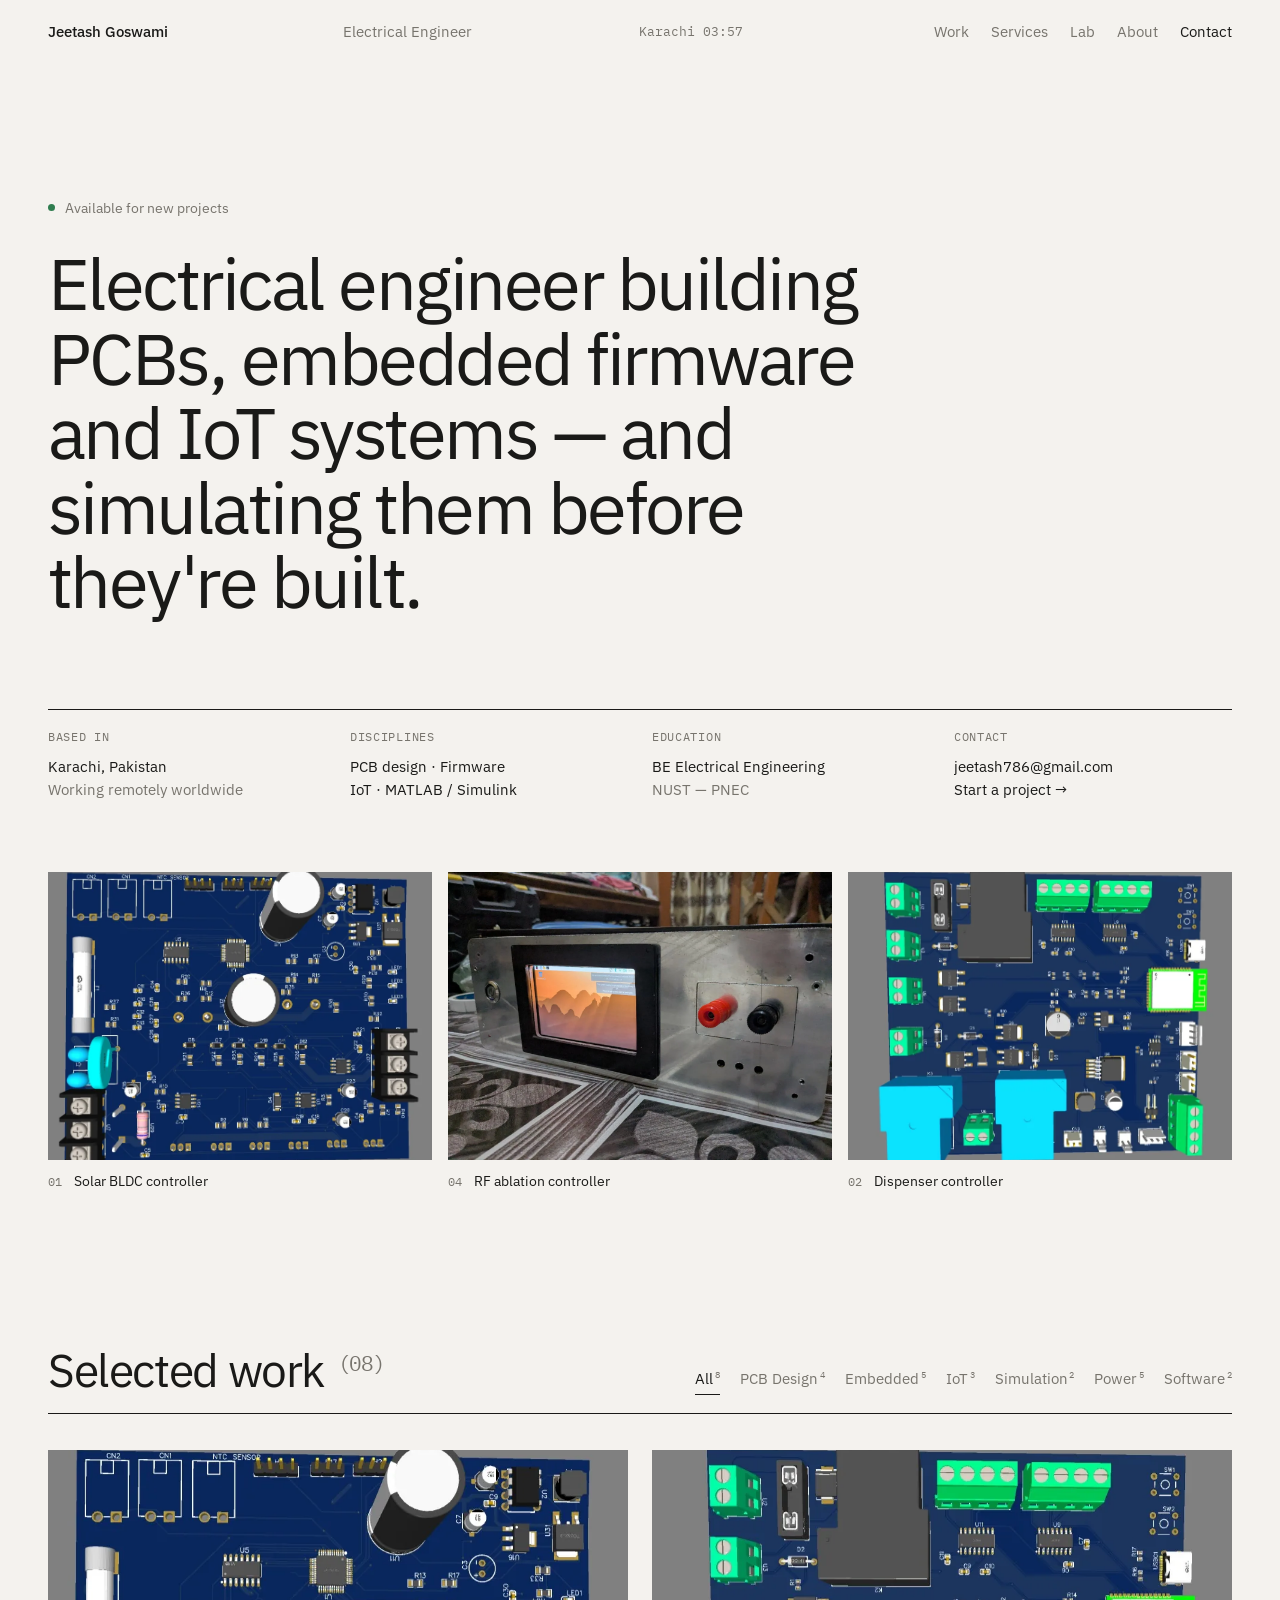
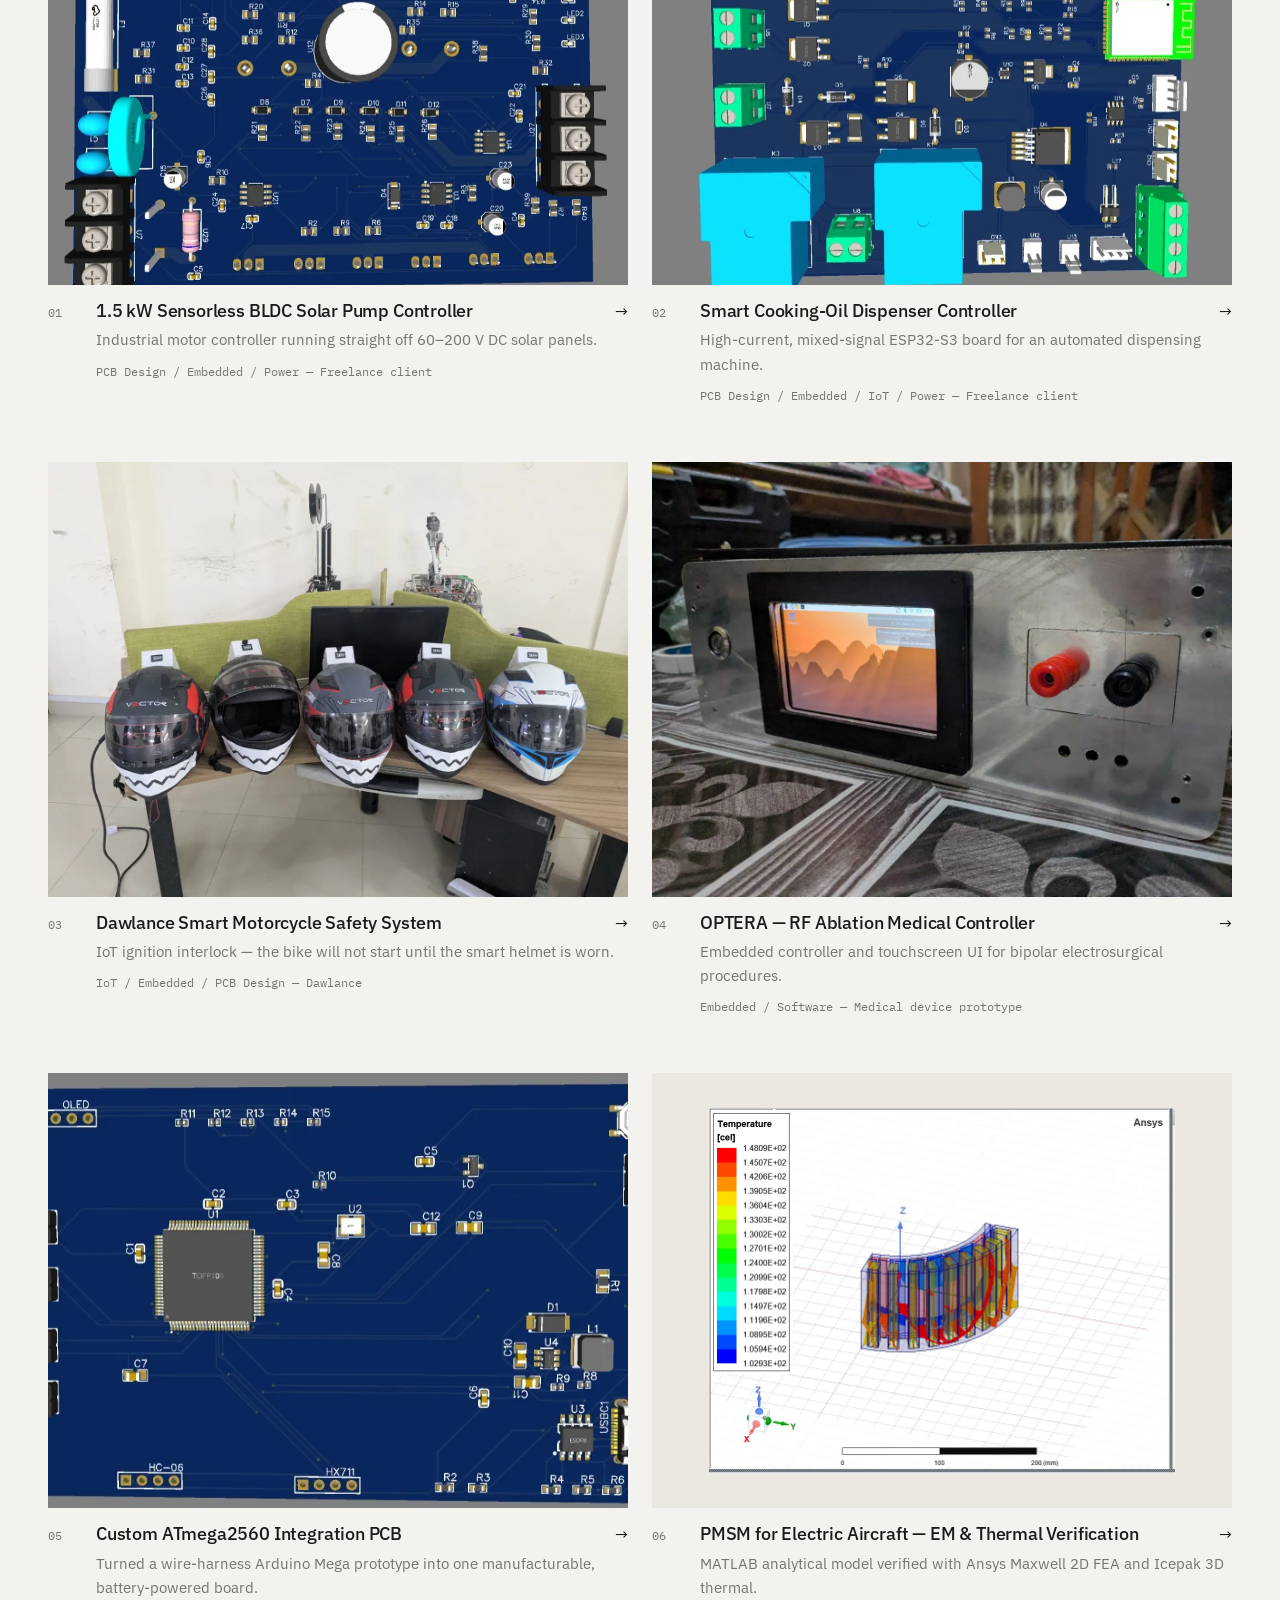
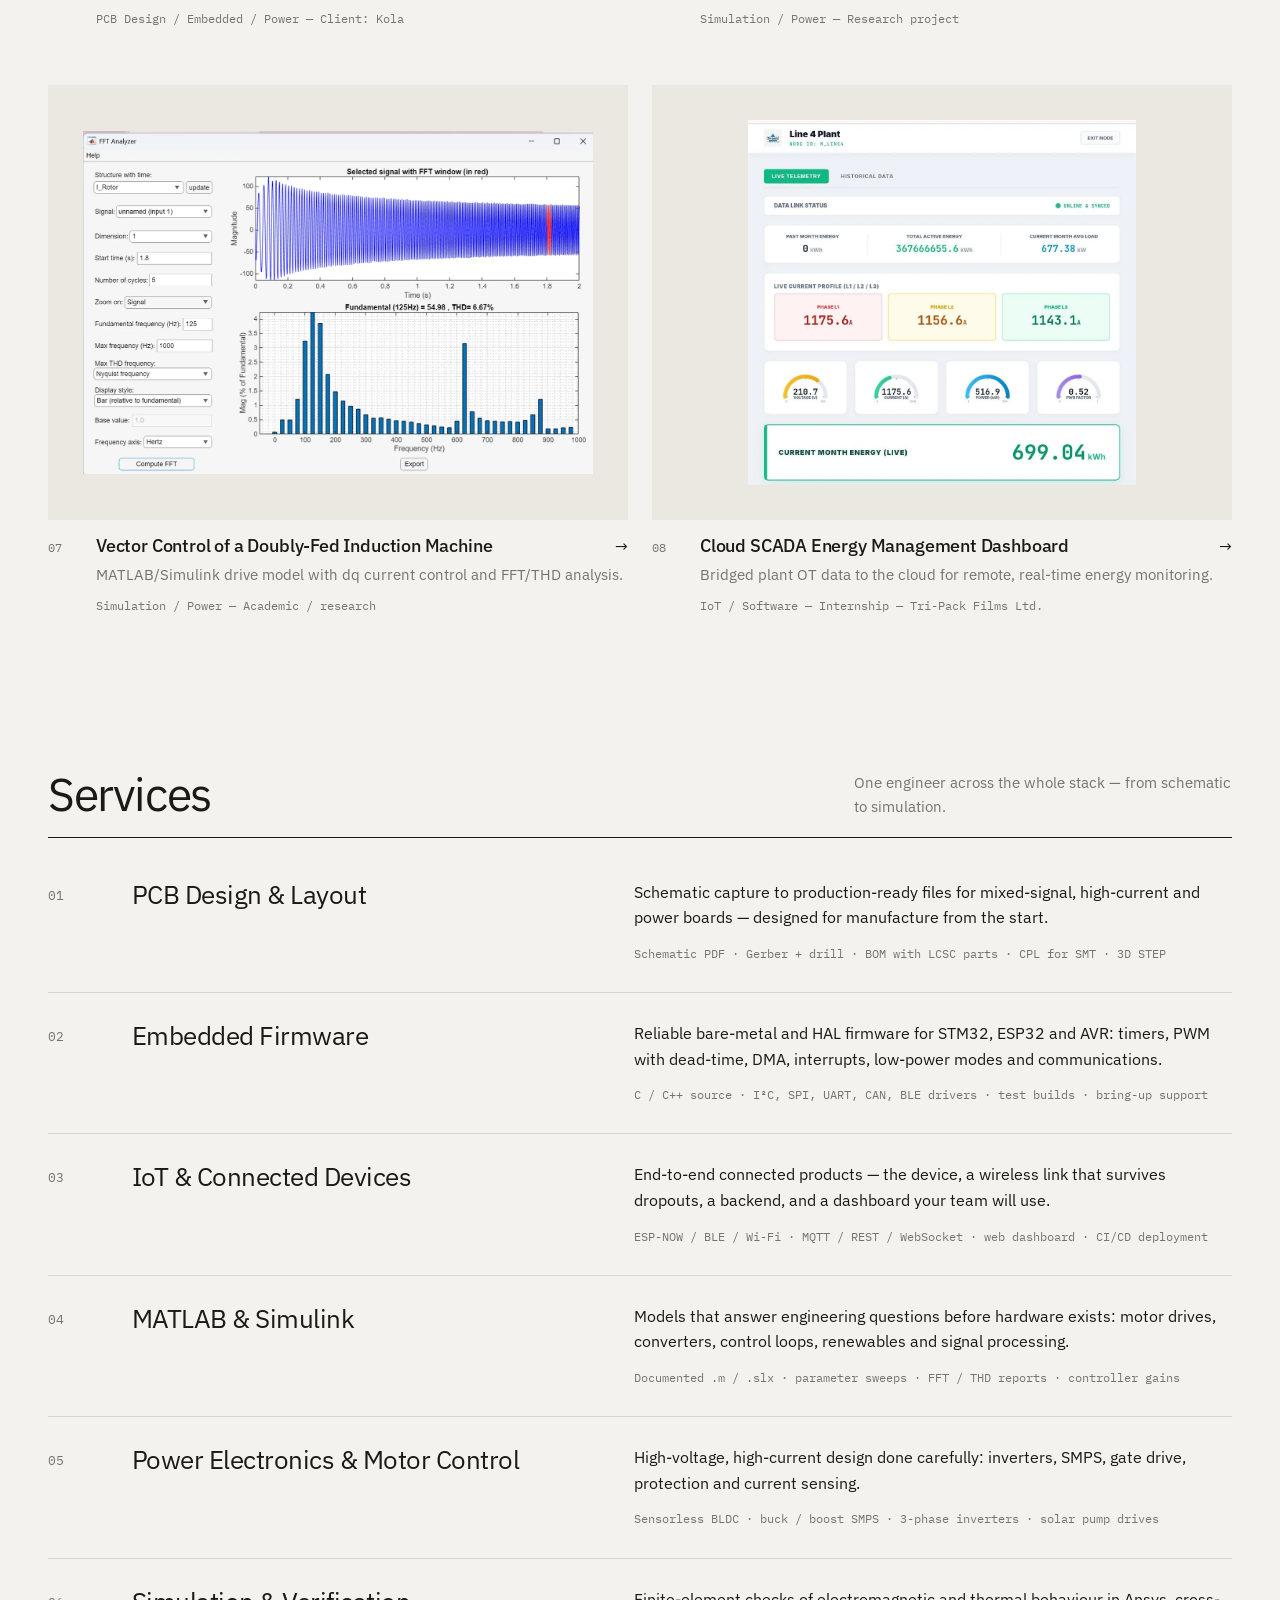
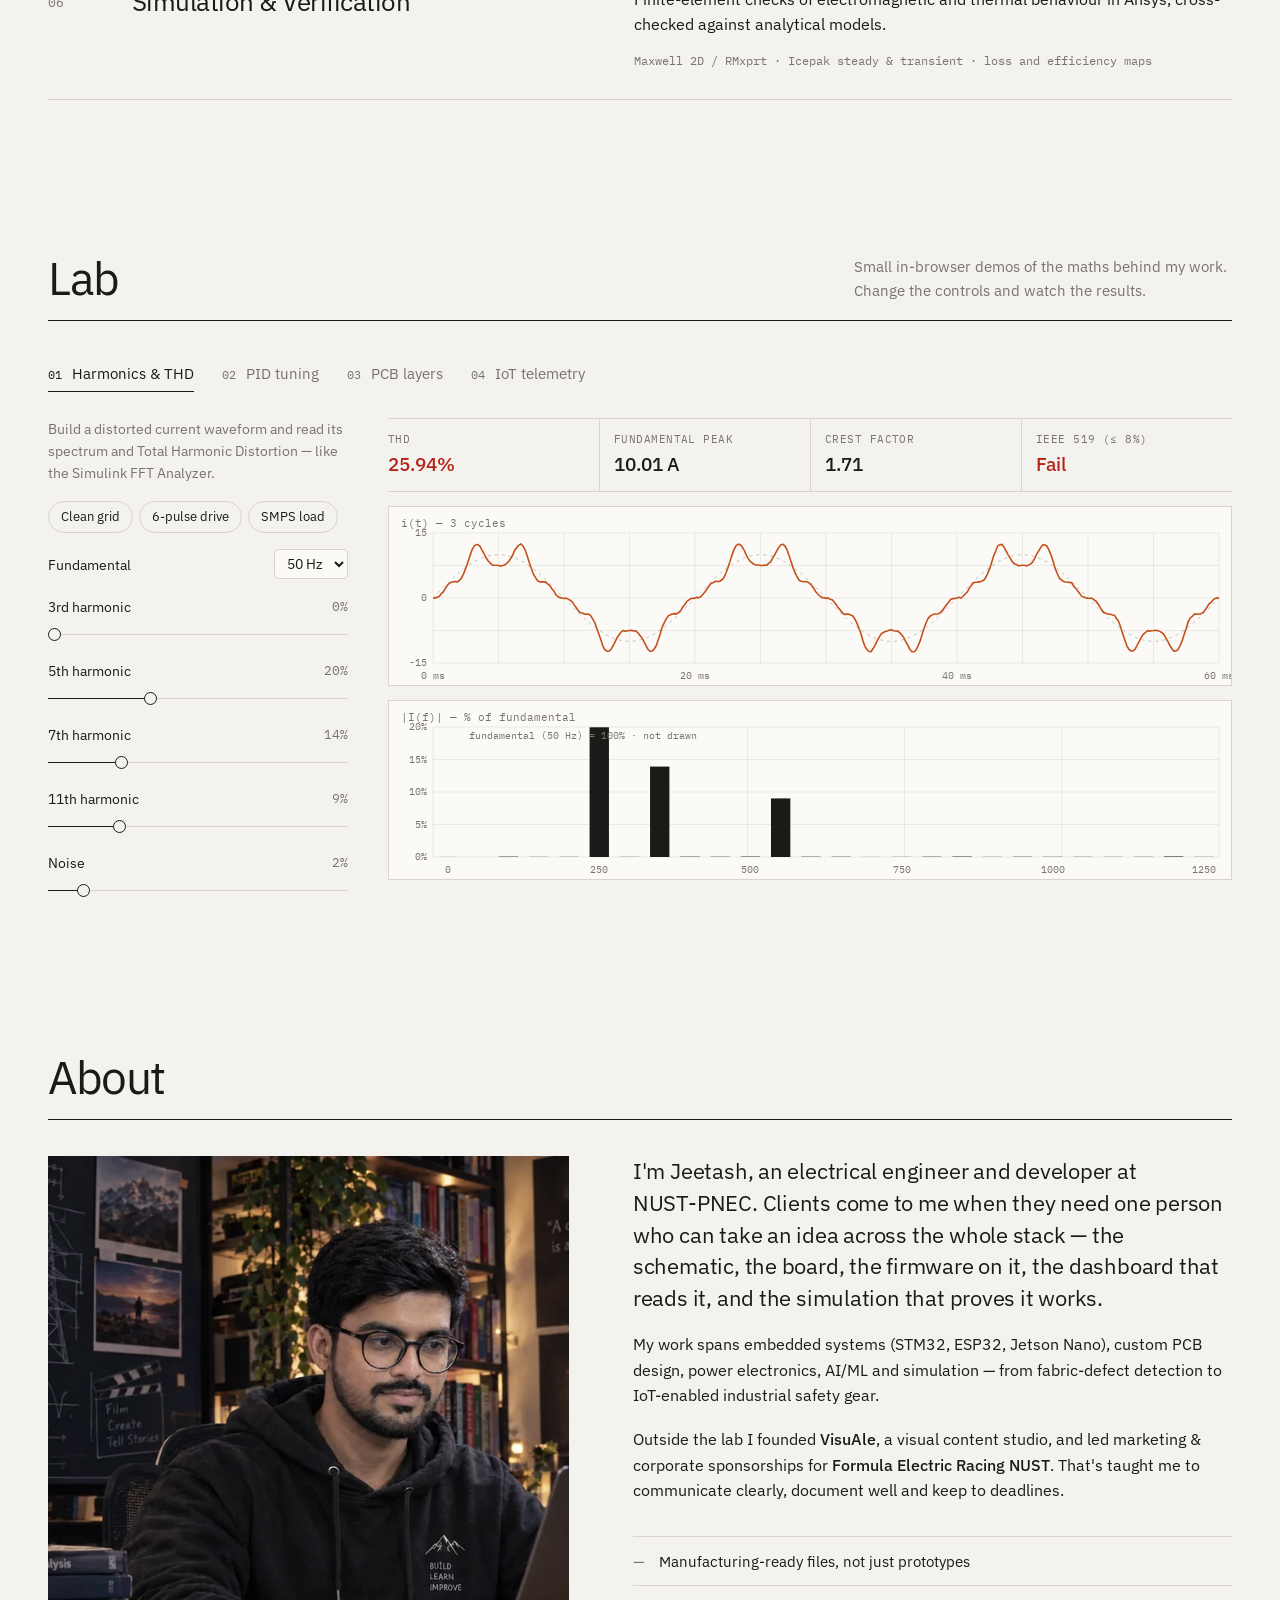
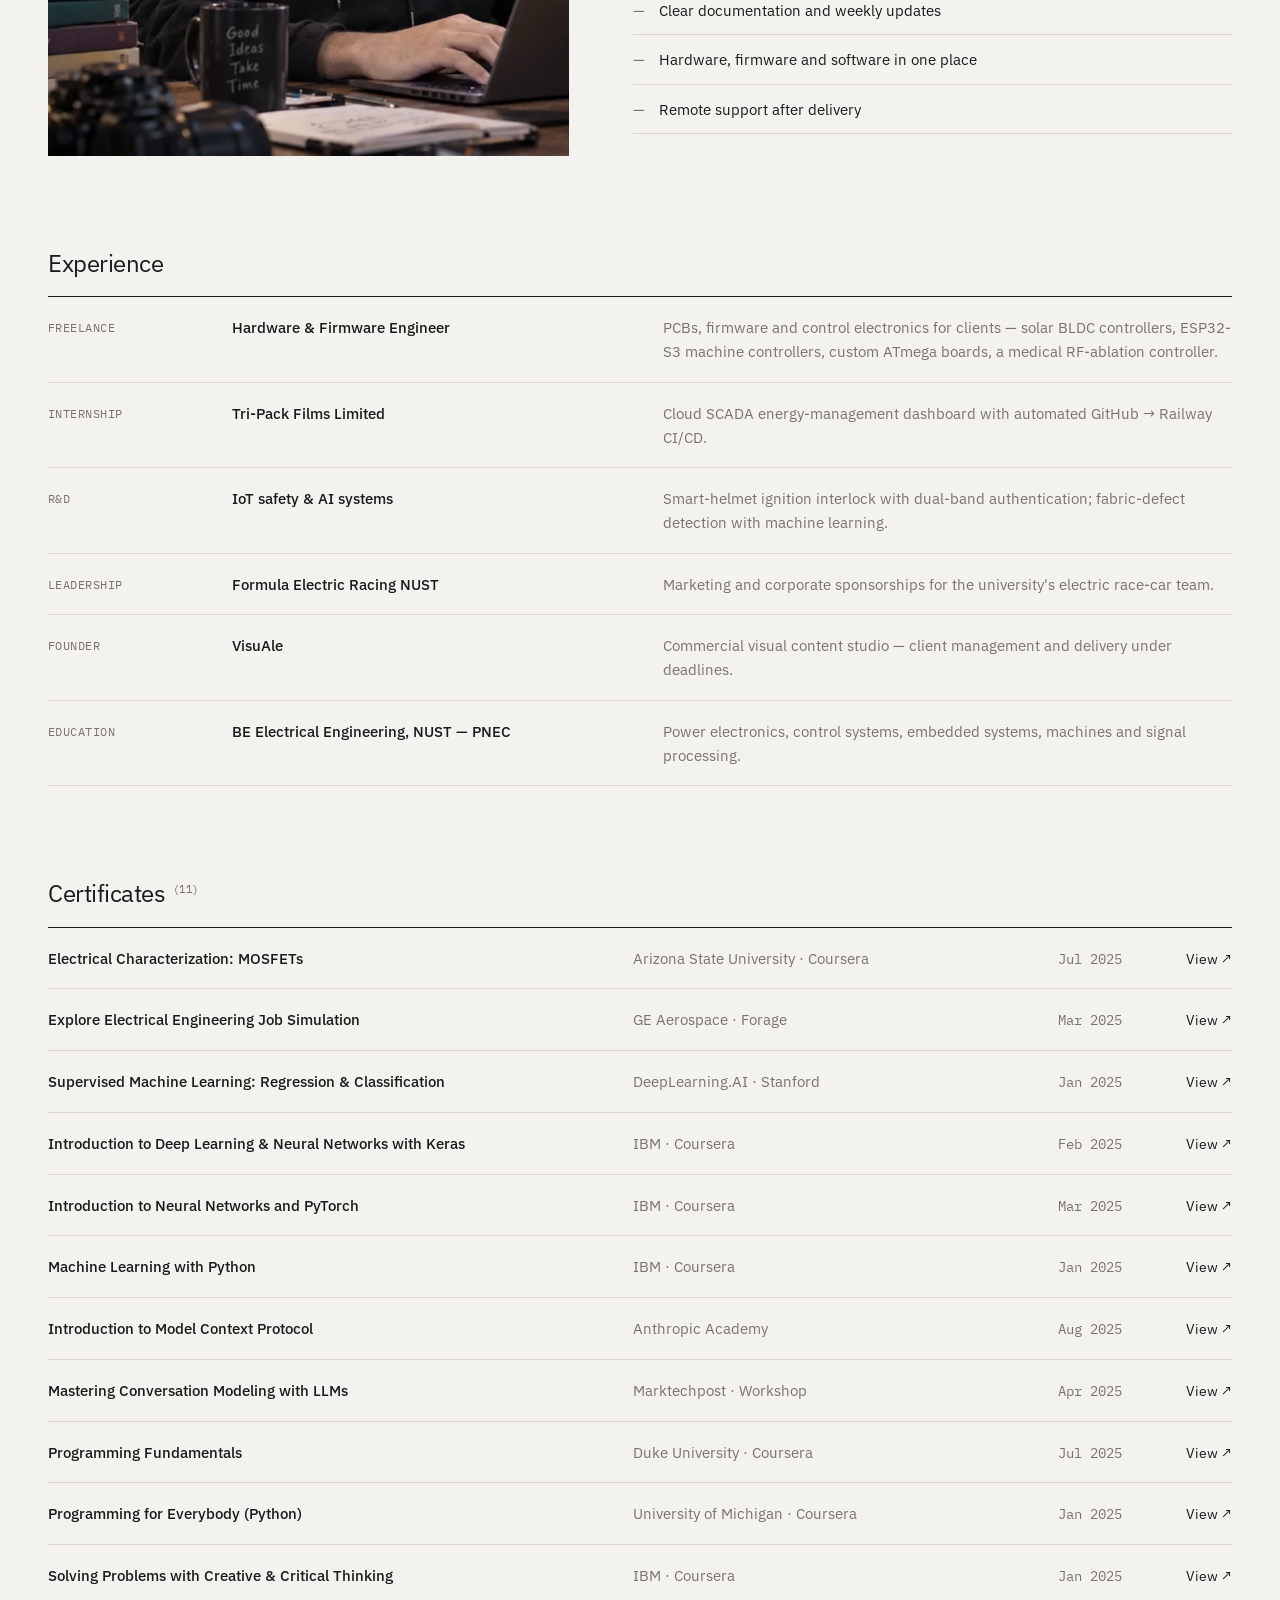
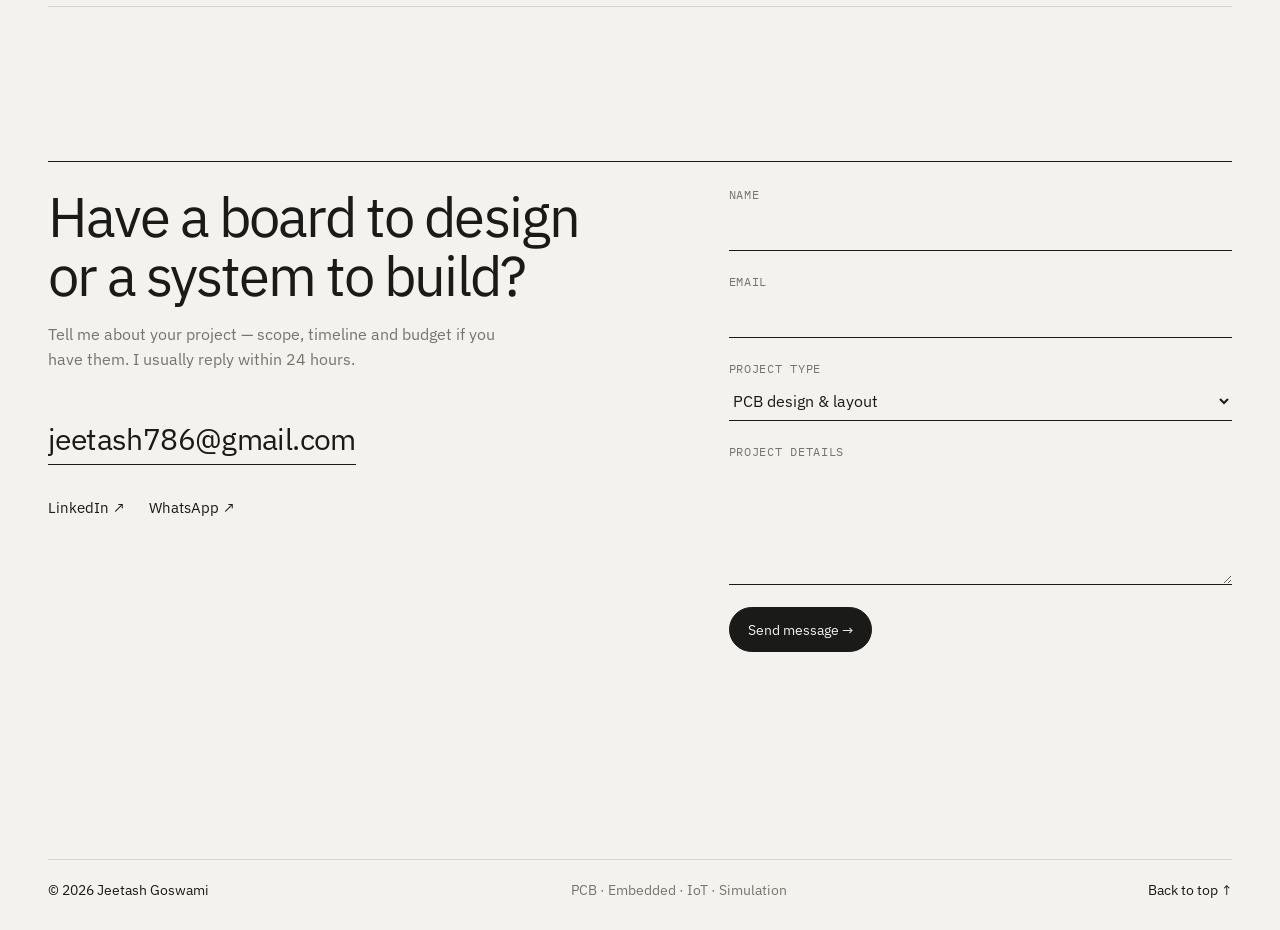
<file: index.html>
<!doctype html>
<html lang="en">
<head>
  <meta charset="utf-8">
  <meta name="viewport" content="width=device-width, initial-scale=1">
  <title>Jeetash Goswami — Electrical Engineer · PCB, Embedded, IoT, MATLAB</title>
  <meta name="description" content="Jeetash Goswami — electrical engineer designing production-ready PCBs, embedded firmware (STM32, ESP32), IoT systems and MATLAB/Simulink & Ansys simulations for clients worldwide.">
  <meta name="theme-color" content="#f4f2ee">
  <meta property="og:type" content="website">
  <meta property="og:title" content="Jeetash Goswami — Electrical Engineer">
  <meta property="og:description" content="PCB design, embedded firmware, IoT systems and MATLAB/Simulink modelling. Case studies and contact.">
  <meta property="og:image" content="assets/img/profile.webp">
  <link rel="icon" href="assets/img/favicon.svg" type="image/svg+xml">
  <link rel="preconnect" href="https://fonts.googleapis.com">
  <link rel="preconnect" href="https://fonts.gstatic.com" crossorigin>
  <link href="https://fonts.googleapis.com/css2?family=IBM+Plex+Mono:wght@400;500&family=IBM+Plex+Sans:wght@400;500;600&display=swap" rel="stylesheet">
  <link rel="stylesheet" href="css/style.css">
</head>
<body>

<header class="top" id="top">
  <div class="wrap top-inner">
    <a href="./" class="name">Jeetash Goswami</a>
    <span class="top-role muted">Electrical Engineer</span>
    <span class="top-time muted mono" id="localTime">Karachi</span>
    <nav class="nav" id="nav" aria-label="Primary">
      <a href="#work">Work</a>
      <a href="#services">Services</a>
      <a href="#lab">Lab</a>
      <a href="#about">About</a>
      <a href="#contact">Contact</a>
    </nav>
    <button class="menu-btn" id="menuBtn" aria-expanded="false" aria-controls="nav">Menu</button>
  </div>
</header>

<main>
  <!-- Intro -->
  <section class="intro wrap">
    <p class="status fade"><span class="dot"></span>Available for new projects</p>
    <h1 class="intro-title fade">Electrical engineer building PCBs, embedded firmware and IoT&nbsp;systems — and simulating them before they're&nbsp;built.</h1>
    <dl class="facts fade">
      <div><dt>Based in</dt><dd>Karachi, Pakistan<br><span class="muted">Working remotely worldwide</span></dd></div>
      <div><dt>Disciplines</dt><dd>PCB design · Firmware<br>IoT · MATLAB / Simulink</dd></div>
      <div><dt>Education</dt><dd>BE Electrical Engineering<br><span class="muted">NUST — PNEC</span></dd></div>
      <div><dt>Contact</dt><dd><a class="ul" data-link="email" data-text="email">Email</a><br><a class="ul" href="#contact">Start a project →</a></dd></div>
    </dl>
    <div class="strip fade">
      <a href="project.html?p=bldc"><figure><img src="assets/img/projects/bldc-2.webp" alt="1.5 kW solar BLDC controller PCB"><figcaption><span>01</span>Solar BLDC controller</figcaption></figure></a>
      <a href="project.html?p=optera"><figure><img src="assets/img/projects/optera-1.webp" alt="OPTERA medical controller"><figcaption><span>04</span>RF ablation controller</figcaption></figure></a>
      <a href="project.html?p=oil"><figure><img src="assets/img/projects/oil-3.webp" alt="Oil dispenser controller PCB"><figcaption><span>02</span>Dispenser controller</figcaption></figure></a>
    </div>
  </section>

  <!-- Work -->
  <section class="section wrap" id="work">
    <div class="sec-head">
      <h2 class="sec-title">Selected work <sup id="workCount"></sup></h2>
      <div class="filters" id="filters" role="tablist" aria-label="Filter projects"></div>
    </div>
    <div class="work" id="workGrid"></div>
  </section>

  <!-- Services -->
  <section class="section wrap" id="services">
    <div class="sec-head">
      <h2 class="sec-title">Services</h2>
      <p class="sec-note muted">One engineer across the whole stack — from schematic to simulation.</p>
    </div>
    <ol class="services" id="servicesList"></ol>
  </section>

  <!-- Lab -->
  <section class="section wrap" id="lab">
    <div class="sec-head">
      <h2 class="sec-title">Lab</h2>
      <p class="sec-note muted">Small in-browser demos of the maths behind my work. Change the controls and watch the results.</p>
    </div>
    <div class="lab">
      <div class="lab-tabs" role="tablist">
        <button class="lab-tab active" data-lab="fft" role="tab"><span class="mono">01</span> Harmonics &amp; THD</button>
        <button class="lab-tab" data-lab="pid" role="tab"><span class="mono">02</span> PID tuning</button>
        <button class="lab-tab" data-lab="pcb" role="tab"><span class="mono">03</span> PCB layers</button>
        <button class="lab-tab" data-lab="iot" role="tab"><span class="mono">04</span> IoT telemetry</button>
      </div>

      <div class="lab-panel active" id="lab-fft">
        <div class="lab-body">
          <div class="lab-controls">
            <p class="small muted">Build a distorted current waveform and read its spectrum and Total Harmonic Distortion — like the Simulink FFT Analyzer.</p>
            <div class="presets">
              <button class="chip-btn" data-preset="clean">Clean grid</button>
              <button class="chip-btn" data-preset="vfd">6-pulse drive</button>
              <button class="chip-btn" data-preset="smps">SMPS load</button>
            </div>
            <label class="ctl">Fundamental <select id="fftF"><option value="50">50 Hz</option><option value="60">60 Hz</option></select></label>
            <label class="ctl">3rd harmonic <output id="o-h3">0%</output><input type="range" id="fftH3" min="0" max="60" value="0"></label>
            <label class="ctl">5th harmonic <output id="o-h5">20%</output><input type="range" id="fftH5" min="0" max="60" value="20"></label>
            <label class="ctl">7th harmonic <output id="o-h7">14%</output><input type="range" id="fftH7" min="0" max="60" value="14"></label>
            <label class="ctl">11th harmonic <output id="o-h11">9%</output><input type="range" id="fftH11" min="0" max="40" value="9"></label>
            <label class="ctl">Noise <output id="o-noise">2%</output><input type="range" id="fftN" min="0" max="20" value="2"></label>
          </div>
          <div class="lab-view">
            <div class="readouts">
              <div><span>THD</span><b id="thdOut">—</b></div>
              <div><span>Fundamental peak</span><b id="fundOut">—</b></div>
              <div><span>Crest factor</span><b id="crestOut">—</b></div>
              <div><span>IEEE 519 (≤ 8%)</span><b id="ieeeOut">—</b></div>
            </div>
            <div class="plot"><span class="plot-title mono">i(t) — 3 cycles</span><canvas id="fftTime"></canvas></div>
            <div class="plot"><span class="plot-title mono">|I(f)| — % of fundamental</span><canvas id="fftSpec"></canvas></div>
          </div>
        </div>
      </div>

      <div class="lab-panel" id="lab-pid">
        <div class="lab-body">
          <div class="lab-controls">
            <p class="small muted">Plant: DC motor speed model G(s) = 1 / ((0.5s+1)(0.1s+1)). Tune the controller and read the step-response metrics.</p>
            <div class="presets">
              <button class="chip-btn" data-pid="1,0,0">P only</button>
              <button class="chip-btn" data-pid="6,4,0">Aggressive PI</button>
              <button class="chip-btn" data-pid="4.2,5.5,0.25">Well tuned</button>
            </div>
            <label class="ctl">Kp <output id="o-kp">4.2</output><input type="range" id="kp" min="0" max="20" step="0.1" value="4.2"></label>
            <label class="ctl">Ki <output id="o-ki">5.5</output><input type="range" id="ki" min="0" max="20" step="0.1" value="5.5"></label>
            <label class="ctl">Kd <output id="o-kd">0.25</output><input type="range" id="kd" min="0" max="2" step="0.01" value="0.25"></label>
          </div>
          <div class="lab-view">
            <div class="readouts">
              <div><span>Rise time</span><b id="pidRise">—</b></div>
              <div><span>Overshoot</span><b id="pidOs">—</b></div>
              <div><span>Settling (2%)</span><b id="pidSettle">—</b></div>
              <div><span>SS error</span><b id="pidSse">—</b></div>
            </div>
            <div class="plot tall"><span class="plot-title mono">y(t) vs r(t) — 0 to 4 s</span><canvas id="pidPlot"></canvas></div>
          </div>
        </div>
      </div>

      <div class="lab-panel" id="lab-pcb">
        <div class="lab-body">
          <div class="lab-controls">
            <p class="small muted">An example ESP32 sensor-node layout. Toggle layers, hover a part to see why it's there, then run a design-rule check.</p>
            <div class="toggles">
              <label class="switch"><input type="checkbox" data-layer="top" checked><span></span>Top copper</label>
              <label class="switch"><input type="checkbox" data-layer="bottom" checked><span></span>Bottom copper</label>
              <label class="switch"><input type="checkbox" data-layer="silk" checked><span></span>Silkscreen</label>
              <label class="switch"><input type="checkbox" data-layer="parts" checked><span></span>Components</label>
            </div>
            <button class="btn" id="drcBtn">Run DRC</button>
            <div class="pcb-info" id="pcbInfo"><span class="mono label">Hover a component</span><b>—</b><p class="small muted">Each part explains its role in the design.</p></div>
          </div>
          <div class="lab-view">
            <div class="pcb-stage" id="pcbStage"><svg id="pcbSvg" viewBox="0 0 600 400" role="img" aria-label="Interactive PCB layout drawing"></svg><div class="drc-scan" id="drcScan"></div></div>
            <div class="drc-log mono" id="drcLog">DRC idle · clearance 0.152 mm · trace 0.254 mm · drill 0.3 mm</div>
          </div>
        </div>
      </div>

      <div class="lab-panel" id="lab-iot">
        <div class="lab-body">
          <div class="lab-controls">
            <p class="small muted">A simulated ESP32 node publishing sensor data over MQTT. Switch the load, or drop the Wi‑Fi and watch it buffer and recover.</p>
            <div class="node-state">
              <div><span class="mono label">Link</span><b id="iotLink" class="ok">● Online</b></div>
              <div><span class="mono label">Relay</span><b id="iotRelayState">OFF</b></div>
              <div><span class="mono label">Buffered</span><b id="iotBuf">0</b></div>
            </div>
            <div class="iot-btns">
              <button class="btn" id="iotRelay">Toggle pump relay</button>
              <button class="btn btn-line" id="iotWifi">Drop Wi‑Fi</button>
            </div>
            <div class="mqtt mono" id="mqttLog" aria-live="polite"></div>
          </div>
          <div class="lab-view">
            <div class="gauges">
              <div class="gauge" id="gTemp"><svg viewBox="0 0 120 70"><path class="g-bg" d="M10 62 A50 50 0 0 1 110 62"/><path class="g-fg" d="M10 62 A50 50 0 0 1 110 62"/></svg><b>—</b><span>Temperature °C</span></div>
              <div class="gauge" id="gCur"><svg viewBox="0 0 120 70"><path class="g-bg" d="M10 62 A50 50 0 0 1 110 62"/><path class="g-fg" d="M10 62 A50 50 0 0 1 110 62"/></svg><b>—</b><span>Pump current A</span></div>
              <div class="gauge" id="gHum"><svg viewBox="0 0 120 70"><path class="g-bg" d="M10 62 A50 50 0 0 1 110 62"/><path class="g-fg" d="M10 62 A50 50 0 0 1 110 62"/></svg><b>—</b><span>Humidity %</span></div>
            </div>
            <div class="plot tall"><span class="plot-title mono">Live stream — last 60 samples</span><canvas id="iotPlot"></canvas></div>
          </div>
        </div>
      </div>
    </div>
  </section>

  <!-- About -->
  <section class="section wrap" id="about">
    <div class="sec-head">
      <h2 class="sec-title">About</h2>
    </div>
    <div class="about">
      <figure class="about-photo fade"><img src="assets/img/profile.webp" alt="Jeetash Goswami at his desk" loading="lazy"></figure>
      <div class="about-text fade">
        <p class="lead">I'm Jeetash, an electrical engineer and developer at NUST‑PNEC. Clients come to me when they need one person who can take an idea across the whole stack — the schematic, the board, the firmware on it, the dashboard that reads it, and the simulation that proves it works.</p>
        <p>My work spans embedded systems (STM32, ESP32, Jetson Nano), custom PCB design, power electronics, AI/ML and simulation — from fabric-defect detection to IoT-enabled industrial safety gear.</p>
        <p>Outside the lab I founded <b>VisuAle</b>, a visual content studio, and led marketing &amp; corporate sponsorships for <b>Formula Electric Racing NUST</b>. That's taught me to communicate clearly, document well and keep to deadlines.</p>
        <ul class="principles">
          <li>Manufacturing-ready files, not just prototypes</li>
          <li>Clear documentation and weekly updates</li>
          <li>Hardware, firmware and software in one place</li>
          <li>Remote support after delivery</li>
        </ul>
      </div>
    </div>

    <h3 class="sub-title">Experience</h3>
    <ul class="rows">
      <li class="row fade"><span class="row-a">Freelance</span><span class="row-b">Hardware &amp; Firmware Engineer</span><span class="row-c muted">PCBs, firmware and control electronics for clients — solar BLDC controllers, ESP32-S3 machine controllers, custom ATmega boards, a medical RF-ablation controller.</span></li>
      <li class="row fade"><span class="row-a">Internship</span><span class="row-b">Tri-Pack Films Limited</span><span class="row-c muted">Cloud SCADA energy-management dashboard with automated GitHub → Railway CI/CD.</span></li>
      <li class="row fade"><span class="row-a">R&amp;D</span><span class="row-b">IoT safety &amp; AI systems</span><span class="row-c muted">Smart-helmet ignition interlock with dual-band authentication; fabric-defect detection with machine learning.</span></li>
      <li class="row fade"><span class="row-a">Leadership</span><span class="row-b">Formula Electric Racing NUST</span><span class="row-c muted">Marketing and corporate sponsorships for the university's electric race-car team.</span></li>
      <li class="row fade"><span class="row-a">Founder</span><span class="row-b">VisuAle</span><span class="row-c muted">Commercial visual content studio — client management and delivery under deadlines.</span></li>
      <li class="row fade"><span class="row-a">Education</span><span class="row-b">BE Electrical Engineering, NUST — PNEC</span><span class="row-c muted">Power electronics, control systems, embedded systems, machines and signal processing.</span></li>
    </ul>

    <h3 class="sub-title" id="certs">Certificates <sup id="certCount"></sup></h3>
    <ul class="rows certs" id="certList"></ul>
  </section>

  <!-- Contact -->
  <section class="section wrap contact" id="contact">
    <div class="contact-grid">
      <div>
        <h2 class="contact-title">Have a board to design or a system to build?</h2>
        <p class="muted">Tell me about your project — scope, timeline and budget if you have them. I usually reply within 24 hours.</p>
        <a class="big-mail ul" data-link="email" data-text="email"></a>
        <ul class="links">
          <li><a class="ul" data-link="linkedin" target="_blank" rel="noopener">LinkedIn ↗</a></li>
          <li><a class="ul" data-link="whatsapp" target="_blank" rel="noopener">WhatsApp ↗</a></li>
          <li><a class="ul" data-link="github" target="_blank" rel="noopener">GitHub ↗</a></li>
          <li><a class="ul" data-link="upwork" target="_blank" rel="noopener">Upwork ↗</a></li>
          <li><a class="ul" data-link="fiverr" target="_blank" rel="noopener">Fiverr ↗</a></li>
          <li><a class="ul" data-link="cv" target="_blank" rel="noopener">CV ↗</a></li>
        </ul>
      </div>
      <form class="form" id="contactForm" novalidate>
        <label>Name<input name="name" required autocomplete="name"></label>
        <label>Email<input name="email" type="email" required autocomplete="email"></label>
        <label>Project type
          <select name="type">
            <option>PCB design &amp; layout</option>
            <option>Embedded firmware</option>
            <option>IoT product / dashboard</option>
            <option>MATLAB / Simulink modelling</option>
            <option>Power electronics / motor control</option>
            <option>Simulation (Ansys / FEA)</option>
            <option>Something else</option>
          </select>
        </label>
        <label>Project details<textarea name="message" rows="4" required></textarea></label>
        <button class="btn" type="submit">Send message →</button>
        <p class="form-note small" id="formNote"></p>
      </form>
    </div>
  </section>
</main>

<footer class="wrap"><div class="foot">
  <span>© <span id="year"></span> Jeetash Goswami</span>
  <span class="muted">PCB · Embedded · IoT · Simulation</span>
  <a href="#top" class="ul">Back to top ↑</a>
</div></footer>

<script src="js/config.js"></script>
<script src="js/data.js"></script>
<script src="js/main.js"></script>
<script src="js/lab.js"></script>
</body>
</html>
</file>
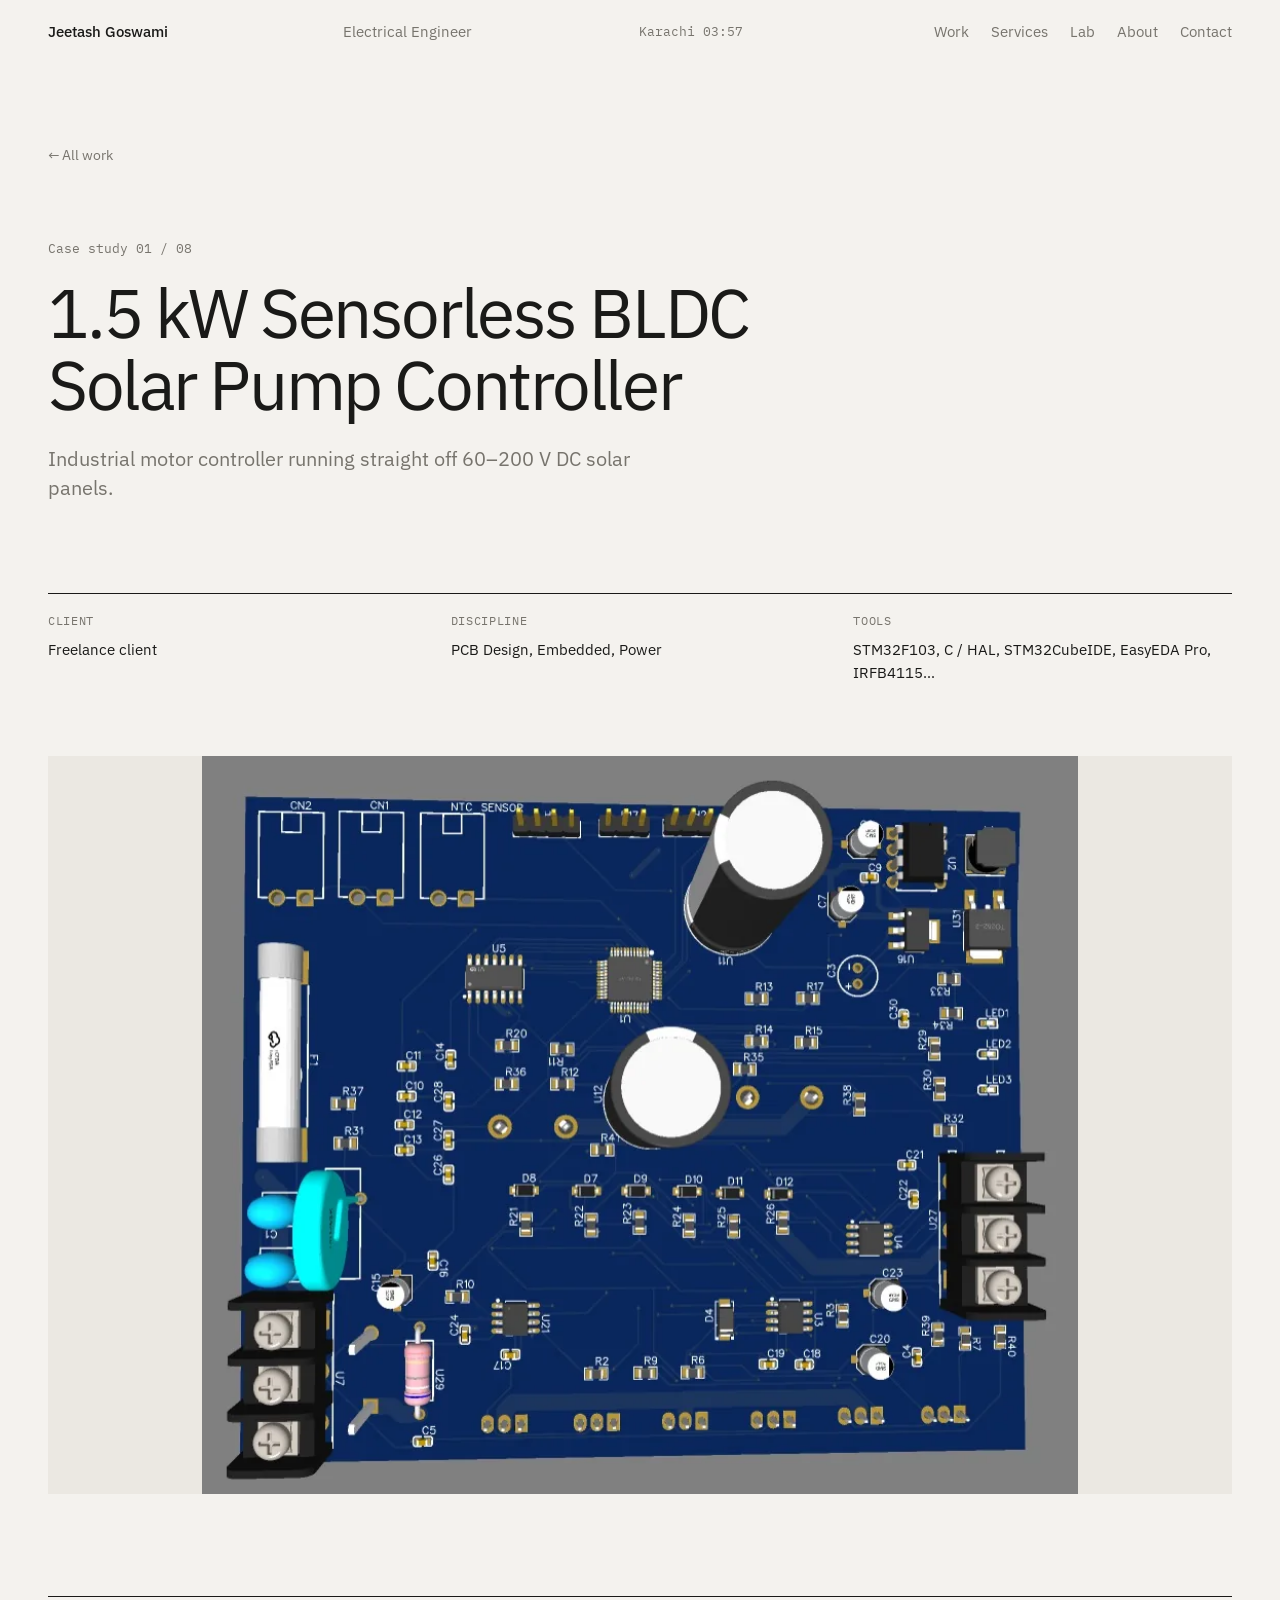
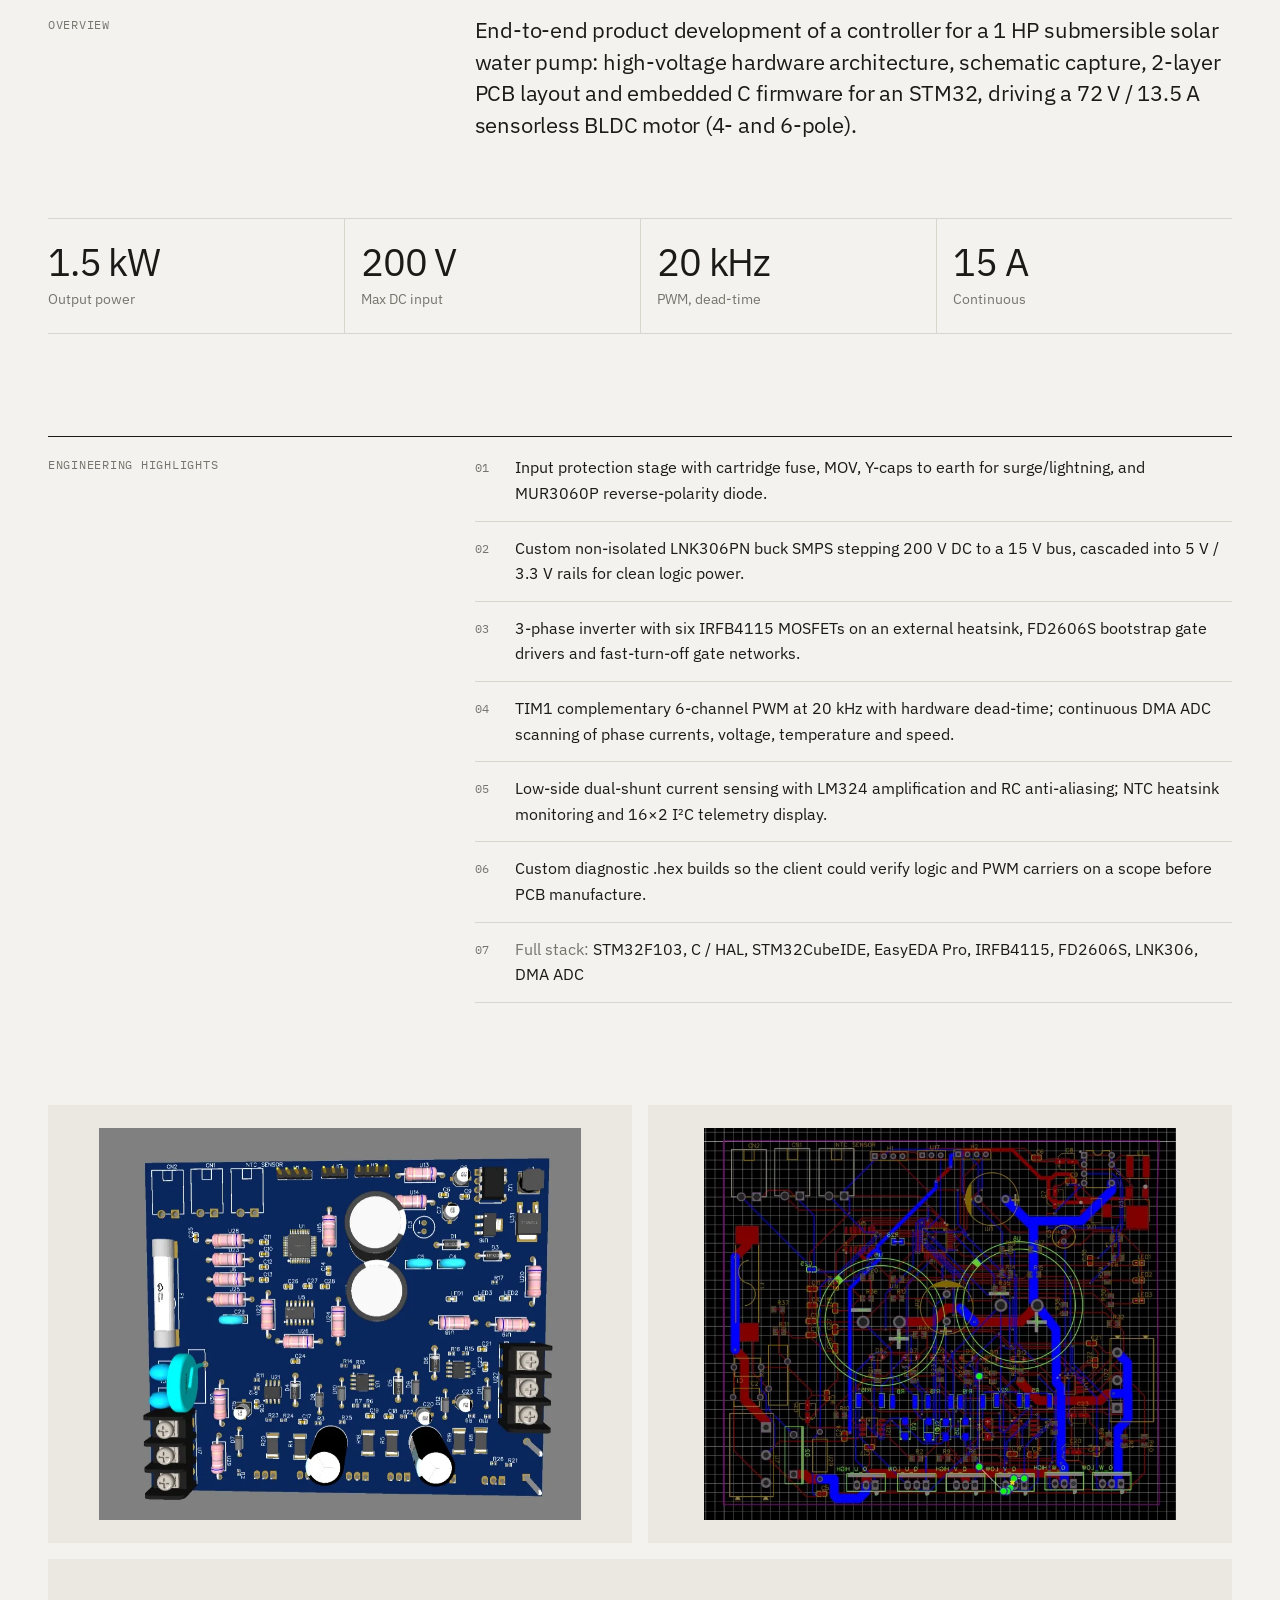
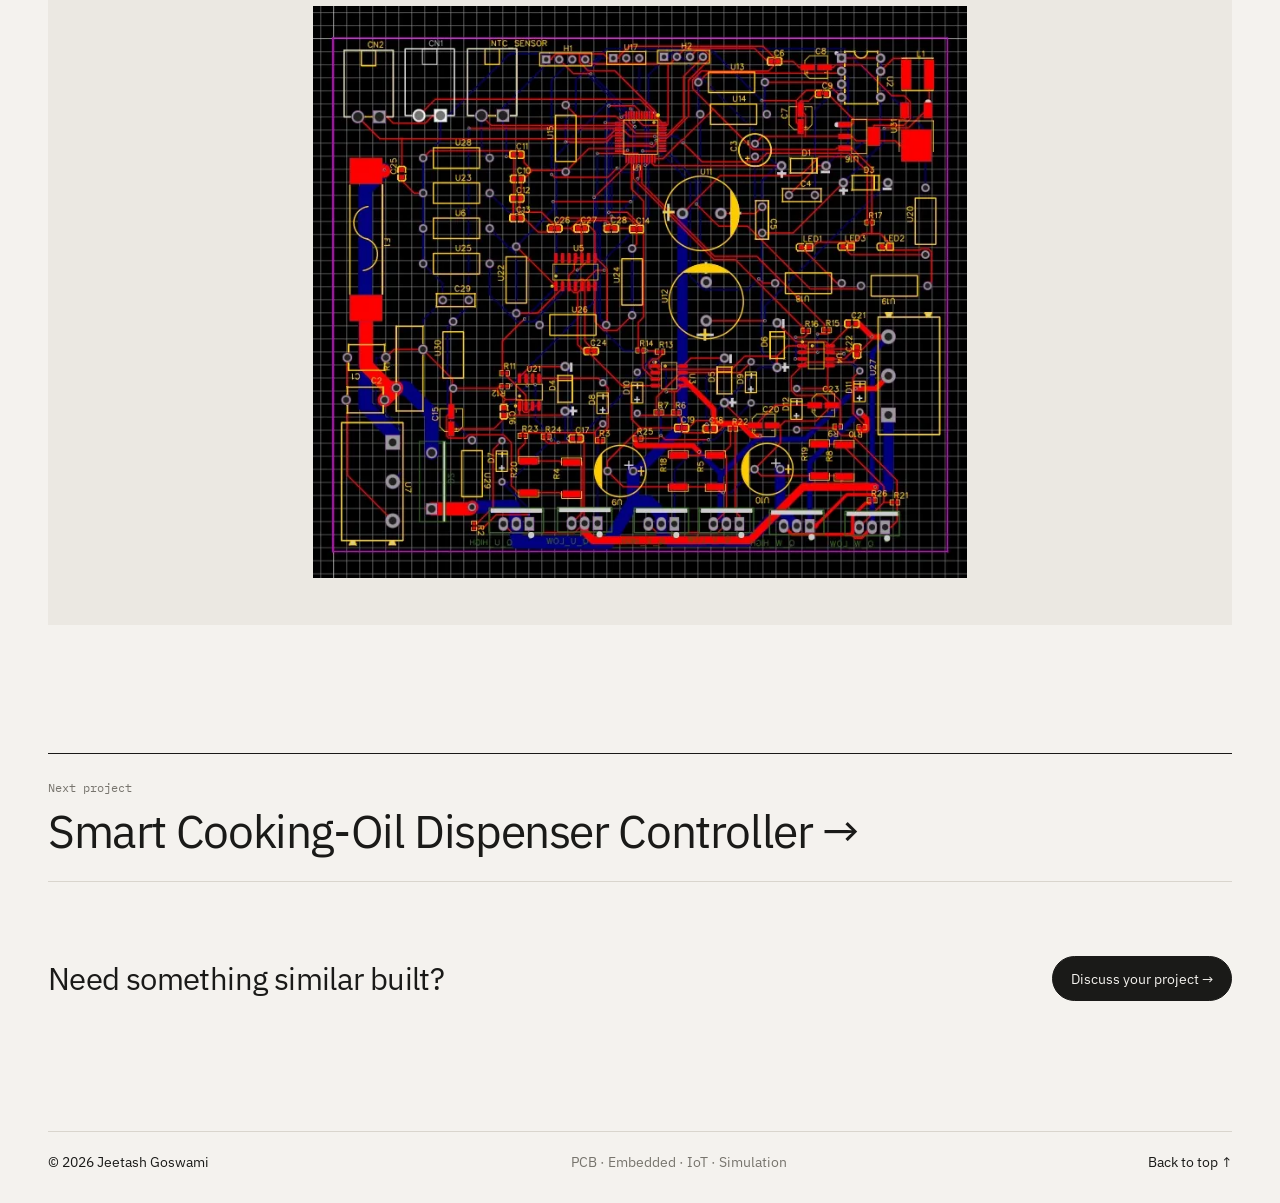
<file: project.html>
<!doctype html>
<html lang="en">
<head>
  <meta charset="utf-8">
  <meta name="viewport" content="width=device-width, initial-scale=1">
  <title>Case study — Jeetash Goswami</title>
  <meta name="description" content="Engineering case study by Jeetash Goswami — PCB design, embedded firmware, IoT and simulation.">
  <meta name="theme-color" content="#f4f2ee">
  <meta property="og:image" content="assets/img/profile.webp">
  <link rel="icon" href="assets/img/favicon.svg" type="image/svg+xml">
  <link rel="preconnect" href="https://fonts.googleapis.com">
  <link rel="preconnect" href="https://fonts.gstatic.com" crossorigin>
  <link href="https://fonts.googleapis.com/css2?family=IBM+Plex+Mono:wght@400;500&family=IBM+Plex+Sans:wght@400;500;600&display=swap" rel="stylesheet">
  <link rel="stylesheet" href="css/style.css">
</head>
<body class="case-page">

<header class="top" id="top">
  <div class="wrap top-inner">
    <a href="./" class="name">Jeetash Goswami</a>
    <span class="top-role muted">Electrical Engineer</span>
    <span class="top-time muted mono" id="localTime">Karachi</span>
    <nav class="nav" id="nav" aria-label="Primary">
      <a href="./#work">Work</a>
      <a href="./#services">Services</a>
      <a href="./#lab">Lab</a>
      <a href="./#about">About</a>
      <a href="./#contact">Contact</a>
    </nav>
    <button class="menu-btn" id="menuBtn" aria-expanded="false" aria-controls="nav">Menu</button>
  </div>
</header>

<main class="wrap case" id="case">
  <a href="./#work" class="back ul">← All work</a>
  <p class="case-index mono muted" id="cIndex"></p>
  <h1 class="case-title" id="cTitle"></h1>
  <p class="case-lead" id="cLead"></p>

  <dl class="facts" id="cFacts"></dl>

  <figure class="case-hero" id="cHero"></figure>

  <div class="case-cols">
    <h2 class="label-h">Overview</h2>
    <p class="lead" id="cSummary"></p>
  </div>

  <div class="case-stats" id="cStats"></div>

  <div class="case-cols">
    <h2 class="label-h">Engineering highlights</h2>
    <ol class="hl" id="cList"></ol>
  </div>

  <div class="case-cols" id="cLinksWrap">
    <h2 class="label-h">Files</h2>
    <div id="cLinks"></div>
  </div>

  <div class="case-gallery" id="cGallery"></div>

  <a class="next" id="cNext"><span class="mono muted">Next project</span><b></b></a>

  <section class="cta">
    <h2>Need something similar built?</h2>
    <a class="btn" href="./#contact">Discuss your project →</a>
  </section>
</main>

<footer class="wrap"><div class="foot">
  <span>© <span id="year"></span> Jeetash Goswami</span>
  <span class="muted">PCB · Embedded · IoT · Simulation</span>
  <a href="#top" class="ul">Back to top ↑</a>
</div></footer>

<div class="lightbox" id="lightbox" aria-hidden="true"><img alt=""><button aria-label="Close">Close ✕</button></div>

<script src="js/config.js"></script>
<script src="js/data.js"></script>
<script src="js/main.js"></script>
<script src="js/project.js"></script>
</body>
</html>
</file>
<file: css/style.css>
/* =========================================================
   Jeetash Goswami — Portfolio (minimal)
   Paper background, ink text, one copper accent.
   ========================================================= */
:root {
  --paper: #f4f2ee;
  --paper-2: #ebe8e2;
  --card: #fbfaf7;
  --ink: #1a1a18;
  --muted: #77746d;
  --line: #d9d5cd;
  --accent: #c4501b;
  --ok: #2f7d4f;
  --bad: #b42318;
  --sans: "IBM Plex Sans", system-ui, -apple-system, "Segoe UI", Roboto, sans-serif;
  --mono: "IBM Plex Mono", ui-monospace, Consolas, monospace;
  --gutter: clamp(16px, 4vw, 48px);
  --ease: cubic-bezier(.2, .7, .2, 1);
  color-scheme: light;
}

*, *::before, *::after { box-sizing: border-box; }
html { scroll-behavior: smooth; scroll-padding-top: 72px; -webkit-text-size-adjust: 100%; }
body { margin: 0; background: var(--paper); color: var(--ink); font: 400 16px/1.6 var(--sans); -webkit-font-smoothing: antialiased; }
img { display: block; max-width: 100%; }
a { color: inherit; text-decoration: none; }
button, input, select, textarea { font: inherit; color: inherit; }
button { cursor: pointer; }
::selection { background: var(--ink); color: var(--paper); }
:focus-visible { outline: 2px solid var(--accent); outline-offset: 3px; }

.wrap { width: 100%; max-width: 1360px; margin-inline: auto; padding-inline: var(--gutter); }
.mono { font-family: var(--mono); }
.muted { color: var(--muted); }
.small { font-size: .875rem; }
.label { font-family: var(--mono); font-size: .72rem; text-transform: uppercase; letter-spacing: .06em; color: var(--muted); }
sup { font-family: var(--mono); font-size: .45em; font-weight: 400; color: var(--muted); vertical-align: super; margin-left: .2em; }

/* underline links */
.ul { background: linear-gradient(currentColor, currentColor) 0 100% / 0 1px no-repeat; transition: background-size .35s var(--ease), color .2s; padding-bottom: 1px; }
.ul:hover { background-size: 100% 1px; }

/* ---------- Header ---------- */
.top { position: sticky; top: 0; z-index: 30; background: var(--paper); border-bottom: 1px solid transparent; transition: border-color .3s; }
.top.scrolled { border-bottom-color: var(--line); }
.top-inner { display: grid; grid-template-columns: 1fr 1fr 1fr auto; align-items: center; gap: 24px; height: 64px; font-size: .92rem; }
.name { font-weight: 500; }
.top-time { font-size: .8rem; }
.nav { display: flex; gap: 22px; }
.nav a { color: var(--muted); transition: color .2s; }
.nav a:hover, .nav a.active { color: var(--ink); }
.menu-btn { display: none; background: none; border: 0; padding: 6px 0; font-size: .92rem; }

/* ---------- Fade-in ---------- */
.fade { opacity: 0; transform: translateY(14px); transition: opacity .8s var(--ease), transform .8s var(--ease); transition-delay: var(--d, 0s); }
.fade.in { opacity: 1; transform: none; }

/* ---------- Intro ---------- */
.intro { padding-top: clamp(56px, 10vw, 140px); }
.status { display: inline-flex; align-items: center; gap: 10px; margin: 0 0 28px; font-size: .9rem; color: var(--muted); }
.dot { width: 7px; height: 7px; border-radius: 50%; background: var(--ok); }
.intro-title { margin: 0; max-width: 21ch; font-weight: 400; font-size: clamp(2.2rem, 5.6vw, 5.1rem); line-height: 1.04; letter-spacing: -.035em; }
.facts { display: grid; grid-template-columns: repeat(4, 1fr); gap: 24px; margin: clamp(48px, 7vw, 96px) 0 0; padding-top: 18px; border-top: 1px solid var(--ink); }
.facts dt { font-family: var(--mono); font-size: .72rem; text-transform: uppercase; letter-spacing: .06em; color: var(--muted); margin-bottom: 8px; }
.facts dd { margin: 0; font-size: .95rem; line-height: 1.5; }
.strip { display: grid; grid-template-columns: repeat(3, 1fr); gap: 16px; margin-top: clamp(40px, 6vw, 72px); }
.strip figure, .card figure { margin: 0; }
.strip .img, .strip img { width: 100%; aspect-ratio: 4 / 3; object-fit: cover; background: var(--paper-2); }
.strip figcaption { display: flex; gap: 12px; margin-top: 10px; font-size: .88rem; }
.strip figcaption span, .card-no { font-family: var(--mono); font-size: .78rem; color: var(--muted); padding-top: 2px; }
.strip a img, .card-img img { transition: transform 1.2s var(--ease); }
.strip a:hover img, .card:hover .card-img img { transform: scale(1.025); }
.strip a figure > img, .card-img { overflow: hidden; }
.strip a figure { overflow: hidden; }

/* ---------- Sections ---------- */
.section { padding-top: clamp(96px, 12vw, 170px); }
.sec-head { display: flex; justify-content: space-between; align-items: flex-end; gap: 24px 48px; flex-wrap: wrap; padding-bottom: 18px; margin-bottom: 36px; border-bottom: 1px solid var(--ink); }
.sec-title { margin: 0; font-weight: 400; font-size: clamp(1.9rem, 3.6vw, 3rem); letter-spacing: -.03em; line-height: 1.05; }
.sec-note { margin: 0; max-width: 42ch; font-size: .95rem; }
.sub-title { margin: 88px 0 0; padding-bottom: 14px; border-bottom: 1px solid var(--ink); font-weight: 400; font-size: 1.5rem; letter-spacing: -.02em; }

/* filters */
.filters { display: flex; flex-wrap: wrap; gap: 4px 20px; }
.filter { background: none; border: 0; padding: 4px 0; font-size: .92rem; color: var(--muted); position: relative; transition: color .2s; }
.filter sup { font-size: .62em; }
.filter:hover { color: var(--ink); }
.filter.active { color: var(--ink); }
.filter.active::after { content: ""; position: absolute; left: 0; right: 0; bottom: 0; height: 1px; background: var(--ink); }

/* ---------- Work grid ---------- */
.work { display: grid; grid-template-columns: repeat(2, 1fr); gap: 56px 24px; }
.card { display: block; }
.card.hidden { display: none; }
.card-img { aspect-ratio: 4 / 3; background: var(--paper-2); }
.card-img img { width: 100%; height: 100%; object-fit: cover; }
.card-img.contain img { object-fit: contain; padding: 6%; }
.card-meta { display: grid; grid-template-columns: 40px 1fr auto; gap: 0 8px; margin-top: 14px; align-items: baseline; }
.card-title { margin: 0; font-weight: 500; font-size: 1.12rem; letter-spacing: -.01em; line-height: 1.3; }
.card-arrow { transition: transform .3s var(--ease); }
.card:hover .card-arrow { transform: translateX(4px); }
.card-sub { grid-column: 2 / -1; margin: 4px 0 0; color: var(--muted); font-size: .94rem; }
.card-tags { grid-column: 2 / -1; margin-top: 10px; font-family: var(--mono); font-size: .74rem; color: var(--muted); }

/* ---------- Services ---------- */
.services { list-style: none; margin: 0; padding: 0; }
.svc { display: grid; grid-template-columns: 60px minmax(0, 1fr) minmax(0, 1.25fr); gap: 16px 24px; padding: 28px 0; border-bottom: 1px solid var(--line); }
.svc:first-child { padding-top: 6px; }
.svc-no { font-family: var(--mono); font-size: .8rem; color: var(--muted); padding-top: 6px; }
.svc h3 { margin: 0; font-weight: 400; font-size: clamp(1.25rem, 2vw, 1.6rem); letter-spacing: -.02em; line-height: 1.2; }
.svc p { margin: 0 0 12px; }
.svc .deliv { font-family: var(--mono); font-size: .78rem; color: var(--muted); line-height: 1.7; }

/* ---------- Lab ---------- */
.lab-tabs { display: flex; flex-wrap: wrap; gap: 8px 28px; margin-bottom: 28px; }
.lab-tab { background: none; border: 0; padding: 4px 0; font-size: .95rem; color: var(--muted); position: relative; }
.lab-tab .mono { font-size: .74rem; margin-right: 6px; }
.lab-tab:hover { color: var(--ink); }
.lab-tab.active { color: var(--ink); }
.lab-tab.active::after { content: ""; position: absolute; left: 0; right: 0; bottom: -2px; height: 1px; background: var(--ink); }
.lab-panel { display: none; }
.lab-panel.active { display: block; }
.lab-body { display: grid; grid-template-columns: 300px minmax(0, 1fr); gap: 40px; }
.lab-controls { display: flex; flex-direction: column; gap: 16px; min-width: 0; }
.lab-controls p { margin: 0; }
.lab-view { display: flex; flex-direction: column; gap: 14px; min-width: 0; }
.presets { display: flex; flex-wrap: wrap; gap: 6px; }
.chip-btn { background: transparent; border: 1px solid var(--line); border-radius: 999px; padding: 5px 12px; font-size: .8rem; transition: border-color .2s, background .2s; }
.chip-btn:hover { border-color: var(--ink); }
.ctl { display: grid; grid-template-columns: 1fr auto; gap: 8px 10px; align-items: center; font-size: .9rem; }
.ctl output { font-family: var(--mono); font-size: .8rem; color: var(--muted); }
.ctl input { grid-column: 1 / -1; }
.ctl select { border: 1px solid var(--line); background: var(--card); border-radius: 4px; padding: 4px 8px; font-size: .85rem; }
input[type=range] { -webkit-appearance: none; appearance: none; width: 100%; height: 1px; background: linear-gradient(90deg, var(--ink) var(--p, 50%), var(--line) var(--p, 50%)); outline: none; margin: 8px 0; }
input[type=range]::-webkit-slider-thumb { -webkit-appearance: none; width: 13px; height: 13px; border-radius: 50%; background: var(--paper); border: 1.5px solid var(--ink); cursor: grab; }
input[type=range]::-moz-range-thumb { width: 11px; height: 11px; border-radius: 50%; background: var(--paper); border: 1.5px solid var(--ink); cursor: grab; }
.readouts { display: grid; grid-template-columns: repeat(4, minmax(0, 1fr)); border-top: 1px solid var(--line); border-bottom: 1px solid var(--line); }
.readouts div { padding: 12px 14px 12px 0; min-width: 0; }
.readouts div + div { padding-left: 14px; border-left: 1px solid var(--line); }
.readouts span { display: block; font-family: var(--mono); font-size: .7rem; color: var(--muted); text-transform: uppercase; letter-spacing: .04em; }
.readouts b { display: block; font-weight: 500; font-size: 1.2rem; white-space: nowrap; overflow: hidden; text-overflow: ellipsis; }
.good, .ok { color: var(--ok); } .bad { color: var(--bad); } .warn { color: var(--accent); }
.plot { position: relative; height: 180px; background: var(--card); border: 1px solid var(--line); }
.plot.tall { height: 360px; }
.plot canvas { display: block; width: 100%; height: 100%; }
.plot-title { position: absolute; top: 8px; left: 12px; font-size: .7rem; color: var(--muted); }
.toggles { display: grid; gap: 10px; }
.switch { display: flex; align-items: center; gap: 10px; font-size: .9rem; cursor: pointer; }
.switch input { position: absolute; opacity: 0; }
.switch span { width: 30px; height: 16px; border-radius: 16px; border: 1px solid var(--ink); position: relative; flex: none; transition: background .2s; }
.switch span::after { content: ""; position: absolute; top: 2px; left: 2px; width: 10px; height: 10px; border-radius: 50%; background: var(--ink); transition: transform .2s var(--ease), background .2s; }
.switch input:checked + span { background: var(--ink); }
.switch input:checked + span::after { transform: translateX(14px); background: var(--paper); }
.switch input:focus-visible + span { outline: 2px solid var(--accent); outline-offset: 2px; }
.pcb-info { margin-top: auto; padding-top: 14px; border-top: 1px solid var(--line); min-height: 120px; }
.pcb-info b { display: block; font-weight: 500; margin: 4px 0; }
.pcb-info p { margin: 0; }
.pcb-stage { position: relative; display: flex; align-items: center; justify-content: center; padding: 20px; min-height: 360px; background: var(--card); border: 1px solid var(--line); overflow: hidden; }
#pcbSvg { width: 100%; height: auto; max-height: 460px; display: block; }
#pcbSvg .layer { transition: opacity .3s; }
#pcbSvg .layer.off { opacity: 0; }
#pcbSvg .part { cursor: pointer; }
#pcbSvg .part:hover rect:first-child, #pcbSvg .part.hl rect:first-child { stroke: var(--accent); stroke-width: 2; }
.drc-scan { position: absolute; top: 0; bottom: 0; left: 0; width: 1px; background: var(--accent); opacity: 0; pointer-events: none; }
.drc-scan.run { animation: drc 1.8s var(--ease) forwards; }
@keyframes drc { 0% { left: 0; opacity: 1; } 95% { opacity: 1; } 100% { left: 100%; opacity: 0; } }
.drc-log { font-size: .78rem; color: var(--muted); padding: 10px 0; border-top: 1px solid var(--line); }
.drc-log.ok { color: var(--ok); }
.node-state { display: grid; grid-template-columns: repeat(3, minmax(0, 1fr)); border-top: 1px solid var(--line); border-bottom: 1px solid var(--line); }
.node-state div { padding: 10px 8px 10px 0; min-width: 0; }
.node-state div + div { padding-left: 10px; border-left: 1px solid var(--line); }
.node-state b { display: block; font-weight: 500; font-size: .88rem; white-space: nowrap; overflow: hidden; text-overflow: ellipsis; }
.iot-btns { display: flex; gap: 8px; flex-wrap: wrap; }
.mqtt { min-height: 170px; max-height: 220px; overflow: hidden; display: flex; flex-direction: column; justify-content: flex-end; padding: 12px; font-size: .72rem; line-height: 1.7; background: var(--card); border: 1px solid var(--line); color: var(--muted); }
.mqtt div { white-space: nowrap; overflow: hidden; text-overflow: ellipsis; }
.mqtt .t { color: var(--ink); } .mqtt .c { color: var(--accent); } .mqtt .e { color: var(--bad); }
.gauges { display: grid; grid-template-columns: repeat(3, minmax(0, 1fr)); border: 1px solid var(--line); background: var(--card); }
.gauge { padding: 14px 10px; text-align: center; min-width: 0; }
.gauge + .gauge { border-left: 1px solid var(--line); }
.gauge svg { display: block; width: 100%; max-width: 140px; height: auto; margin: 0 auto; fill: none; stroke-width: 4; stroke-linecap: butt; }
.g-bg { stroke: var(--line); }
.g-fg { stroke: var(--ink); stroke-dasharray: 157; stroke-dashoffset: 157; transition: stroke-dashoffset .8s var(--ease); }
#gTemp .g-fg { stroke: var(--accent); }
.gauge b { display: block; font-weight: 500; font-size: 1.3rem; margin-top: -24px; }
.gauge span { font-size: .72rem; color: var(--muted); }

/* ---------- Buttons ---------- */
.btn { display: inline-flex; align-items: center; justify-content: center; gap: 8px; align-self: flex-start; padding: 10px 18px; border: 1px solid var(--ink); border-radius: 999px; background: var(--ink); color: var(--paper); font-size: .9rem; transition: background .2s, color .2s; }
.btn:hover { background: transparent; color: var(--ink); }
.btn-line { background: transparent; color: var(--ink); }
.btn-line:hover { background: var(--ink); color: var(--paper); }

/* ---------- About ---------- */
.about { display: grid; grid-template-columns: minmax(0, 1fr) minmax(0, 1.15fr); gap: clamp(28px, 5vw, 80px); align-items: start; }
.about-photo { margin: 0; background: var(--paper-2); }
.about-photo img { width: 100%; aspect-ratio: 4 / 4.6; object-fit: cover; object-position: 40% center; filter: grayscale(.25); }
.about-text p { margin: 0 0 18px; max-width: 60ch; }
.lead { font-size: clamp(1.15rem, 1.7vw, 1.45rem); line-height: 1.45; letter-spacing: -.01em; }
.about-text b { font-weight: 500; }
.principles { list-style: none; margin: 32px 0 0; padding: 0; border-top: 1px solid var(--line); }
.principles li { padding: 12px 0; border-bottom: 1px solid var(--line); font-size: .95rem; display: flex; gap: 14px; }
.principles li::before { content: "—"; color: var(--muted); }

.rows { list-style: none; margin: 0; padding: 0; }
.row { display: grid; grid-template-columns: 160px minmax(0, 1fr) minmax(0, 1.4fr); gap: 8px 24px; padding: 18px 0; border-bottom: 1px solid var(--line); font-size: .95rem; }
.row-a { font-family: var(--mono); font-size: .78rem; color: var(--muted); padding-top: 3px; text-transform: uppercase; letter-spacing: .04em; }
.row-b { font-weight: 500; }
.certs .row { grid-template-columns: minmax(0, 1.4fr) minmax(0, 1fr) 90px 60px; align-items: baseline; transition: background .2s; }
.certs .row:hover { background: var(--paper-2); }
.certs .row-d { text-align: right; font-size: .85rem; }

/* ---------- Contact ---------- */
.contact { padding-bottom: 40px; }
.contact-grid { display: grid; grid-template-columns: minmax(0, 1.2fr) minmax(0, 1fr); gap: clamp(32px, 6vw, 96px); padding-top: 24px; border-top: 1px solid var(--ink); }
.contact-title { margin: 0 0 18px; font-weight: 400; font-size: clamp(2rem, 4.4vw, 3.8rem); line-height: 1.05; letter-spacing: -.035em; max-width: 16ch; }
.contact-grid p { max-width: 46ch; }
.big-mail { display: inline-block; margin: 26px 0 30px; font-size: clamp(1.2rem, 2.4vw, 1.9rem); letter-spacing: -.02em; background-size: 100% 1px; }
.big-mail:hover { color: var(--accent); }
.links { list-style: none; margin: 0; padding: 0; display: flex; flex-wrap: wrap; gap: 10px 24px; font-size: .95rem; }
.form { display: grid; gap: 22px; align-content: start; }
.form label { display: grid; gap: 4px; font-family: var(--mono); font-size: .72rem; text-transform: uppercase; letter-spacing: .06em; color: var(--muted); }
.form input, .form select, .form textarea { font-family: var(--sans); font-size: 1rem; text-transform: none; letter-spacing: 0; color: var(--ink); background: transparent; border: 0; border-bottom: 1px solid var(--ink); border-radius: 0; padding: 8px 0; outline: none; resize: vertical; }
.form input:focus, .form select:focus, .form textarea:focus { border-bottom-color: var(--accent); }
.form .btn { justify-self: start; }
.form-note { margin: 0; min-height: 1.2em; }
.form-note.ok { color: var(--ok); } .form-note.err { color: var(--bad); }

/* ---------- Footer ---------- */
.foot { display: flex; justify-content: space-between; flex-wrap: wrap; gap: 12px 24px; margin-top: clamp(80px, 10vw, 140px); padding-top: 20px; padding-bottom: 28px; border-top: 1px solid var(--line); font-size: .85rem; }

/* ---------- Case study page ---------- */
.case { padding-top: clamp(40px, 6vw, 80px); }
.back { display: inline-block; font-size: .9rem; color: var(--muted); margin-bottom: clamp(40px, 6vw, 72px); }
.back:hover { color: var(--ink); }
.case-index { font-size: .8rem; margin: 0 0 18px; }
.case-title { margin: 0; max-width: 20ch; font-weight: 400; font-size: clamp(2.2rem, 5.4vw, 4.8rem); line-height: 1.03; letter-spacing: -.035em; }
.case-lead { margin: 24px 0 0; max-width: 52ch; font-size: clamp(1.1rem, 1.6vw, 1.35rem); color: var(--muted); line-height: 1.45; }
.case .facts { grid-template-columns: repeat(3, 1fr); }
.case-hero { margin: clamp(40px, 6vw, 72px) 0 0; background: var(--paper-2); }
.case-hero img { width: 100%; max-height: 82vh; object-fit: contain; cursor: zoom-in; }
.case-cols { display: grid; grid-template-columns: minmax(0, 1fr) minmax(0, 2fr); gap: 16px 48px; margin-top: clamp(64px, 8vw, 110px); padding-top: 18px; border-top: 1px solid var(--ink); }
.label-h { margin: 0; font-family: var(--mono); font-weight: 400; font-size: .78rem; text-transform: uppercase; letter-spacing: .06em; color: var(--muted); }
.case-cols .lead { margin: 0; }
.case-stats { display: grid; grid-template-columns: repeat(4, 1fr); margin-top: clamp(48px, 6vw, 80px); border-top: 1px solid var(--line); border-bottom: 1px solid var(--line); }
.case-stats div { padding: 22px 16px 22px 0; }
.case-stats div + div { padding-left: 16px; border-left: 1px solid var(--line); }
.case-stats b { display: block; font-weight: 400; font-size: clamp(1.6rem, 3vw, 2.6rem); letter-spacing: -.03em; line-height: 1.1; }
.case-stats span { display: block; margin-top: 6px; font-size: .85rem; color: var(--muted); }
.hl { list-style: none; margin: 0; padding: 0; counter-reset: hl; }
.hl li { counter-increment: hl; display: grid; grid-template-columns: 40px 1fr; padding: 14px 0; border-bottom: 1px solid var(--line); }
.hl li:first-child { padding-top: 0; }
.hl li::before { content: counter(hl, decimal-leading-zero); font-family: var(--mono); font-size: .78rem; color: var(--muted); padding-top: 3px; }
#cLinks a { display: inline-block; margin-right: 24px; }
.case-gallery { display: grid; grid-template-columns: repeat(2, 1fr); gap: 16px; margin-top: clamp(64px, 8vw, 110px); }
.case-gallery figure { margin: 0; background: var(--paper-2); }
.case-gallery img { width: 100%; aspect-ratio: 4 / 3; object-fit: contain; padding: 4%; cursor: zoom-in; }
.case-gallery figure.wide { grid-column: 1 / -1; }
.case-gallery figure.wide img { aspect-ratio: 16 / 9; }
.next { display: block; margin-top: clamp(80px, 10vw, 140px); padding: 24px 0; border-top: 1px solid var(--ink); border-bottom: 1px solid var(--line); }
.next span { display: block; font-size: .78rem; margin-bottom: 8px; }
.next b { display: block; font-weight: 400; font-size: clamp(1.6rem, 3.6vw, 3rem); letter-spacing: -.03em; line-height: 1.1; transition: color .2s, transform .4s var(--ease); }
.next:hover b { color: var(--accent); transform: translateX(6px); }
.cta { display: flex; justify-content: space-between; align-items: center; flex-wrap: wrap; gap: 20px; margin-top: 72px; }
.cta h2 { margin: 0; font-weight: 400; font-size: clamp(1.4rem, 2.4vw, 2rem); letter-spacing: -.02em; }
.cta .btn { align-self: center; }
.not-found { padding: 120px 0; }

.lightbox { position: fixed; inset: 0; z-index: 50; display: grid; place-items: center; padding: 48px 24px; background: rgba(244, 242, 238, .97); opacity: 0; visibility: hidden; transition: opacity .25s; cursor: zoom-out; }
.lightbox.open { opacity: 1; visibility: visible; }
.lightbox img { max-width: 100%; max-height: 100%; object-fit: contain; }
.lightbox button { position: absolute; top: 16px; right: var(--gutter); background: none; border: 0; font-size: .9rem; }

/* ---------- Responsive ---------- */
@media (max-width: 1000px) {
  .top-inner { grid-template-columns: 1fr auto auto; }
  .top-role { display: none; }
  .lab-body { grid-template-columns: minmax(0, 1fr); gap: 28px; }
  .svc { grid-template-columns: 48px minmax(0, 1fr); }
  .svc > div { grid-column: 2; }
  .row { grid-template-columns: 120px minmax(0, 1fr); }
  .row-c { grid-column: 2; }
  .certs .row { grid-template-columns: minmax(0, 1fr) auto; }
  .certs .row-b { grid-column: 1; }
  .certs .row-c { grid-column: 1; }
  .certs .row-date { display: none; }
  .certs .row-d { grid-row: 1; grid-column: 2; }
}
@media (max-width: 760px) {
  .top-inner { grid-template-columns: 1fr auto; height: 56px; }
  .top-time { display: none; }
  .menu-btn { display: block; }
  .nav { position: fixed; inset: 56px 0 auto; flex-direction: column; gap: 0; padding: 8px var(--gutter) 24px; background: var(--paper); border-bottom: 1px solid var(--line); transform: translateY(-8px); opacity: 0; visibility: hidden; transition: opacity .25s, transform .25s, visibility .25s; }
  .nav.open { opacity: 1; transform: none; visibility: visible; }
  .nav a { padding: 14px 0; border-bottom: 1px solid var(--line); font-size: 1.1rem; color: var(--ink); }
  .facts, .case .facts { grid-template-columns: 1fr 1fr; gap: 24px 16px; }
  .strip { grid-template-columns: 1fr 1fr; }
  .strip a:nth-child(3) { display: none; }
  .work { grid-template-columns: 1fr; gap: 44px; }
  .about, .contact-grid { grid-template-columns: 1fr; }
  .about-photo img { aspect-ratio: 4 / 3; }
  .readouts { grid-template-columns: repeat(2, minmax(0, 1fr)); }
  .readouts div:nth-child(3) { padding-left: 0; border-left: 0; }
  .readouts div:nth-child(n+3) { border-top: 1px solid var(--line); }
  .plot.tall { height: 260px; }
  .gauge b { font-size: 1.05rem; margin-top: -16px; }
  .gauge span { font-size: .64rem; }
  .case-cols { grid-template-columns: 1fr; }
  .case-stats { grid-template-columns: 1fr 1fr; }
  .case-stats div:nth-child(3) { padding-left: 0; border-left: 0; }
  .case-stats div:nth-child(n+3) { border-top: 1px solid var(--line); }
  .case-gallery { grid-template-columns: 1fr; }
  .row { grid-template-columns: 1fr; gap: 4px; }
  .row-c { grid-column: 1; }
  .filters { gap: 4px 16px; }
}
@media (prefers-reduced-motion: reduce) {
  *, *::before, *::after { transition-duration: .01ms !important; animation-duration: .01ms !important; scroll-behavior: auto !important; }
  .fade { opacity: 1; transform: none; }
}
</file>
